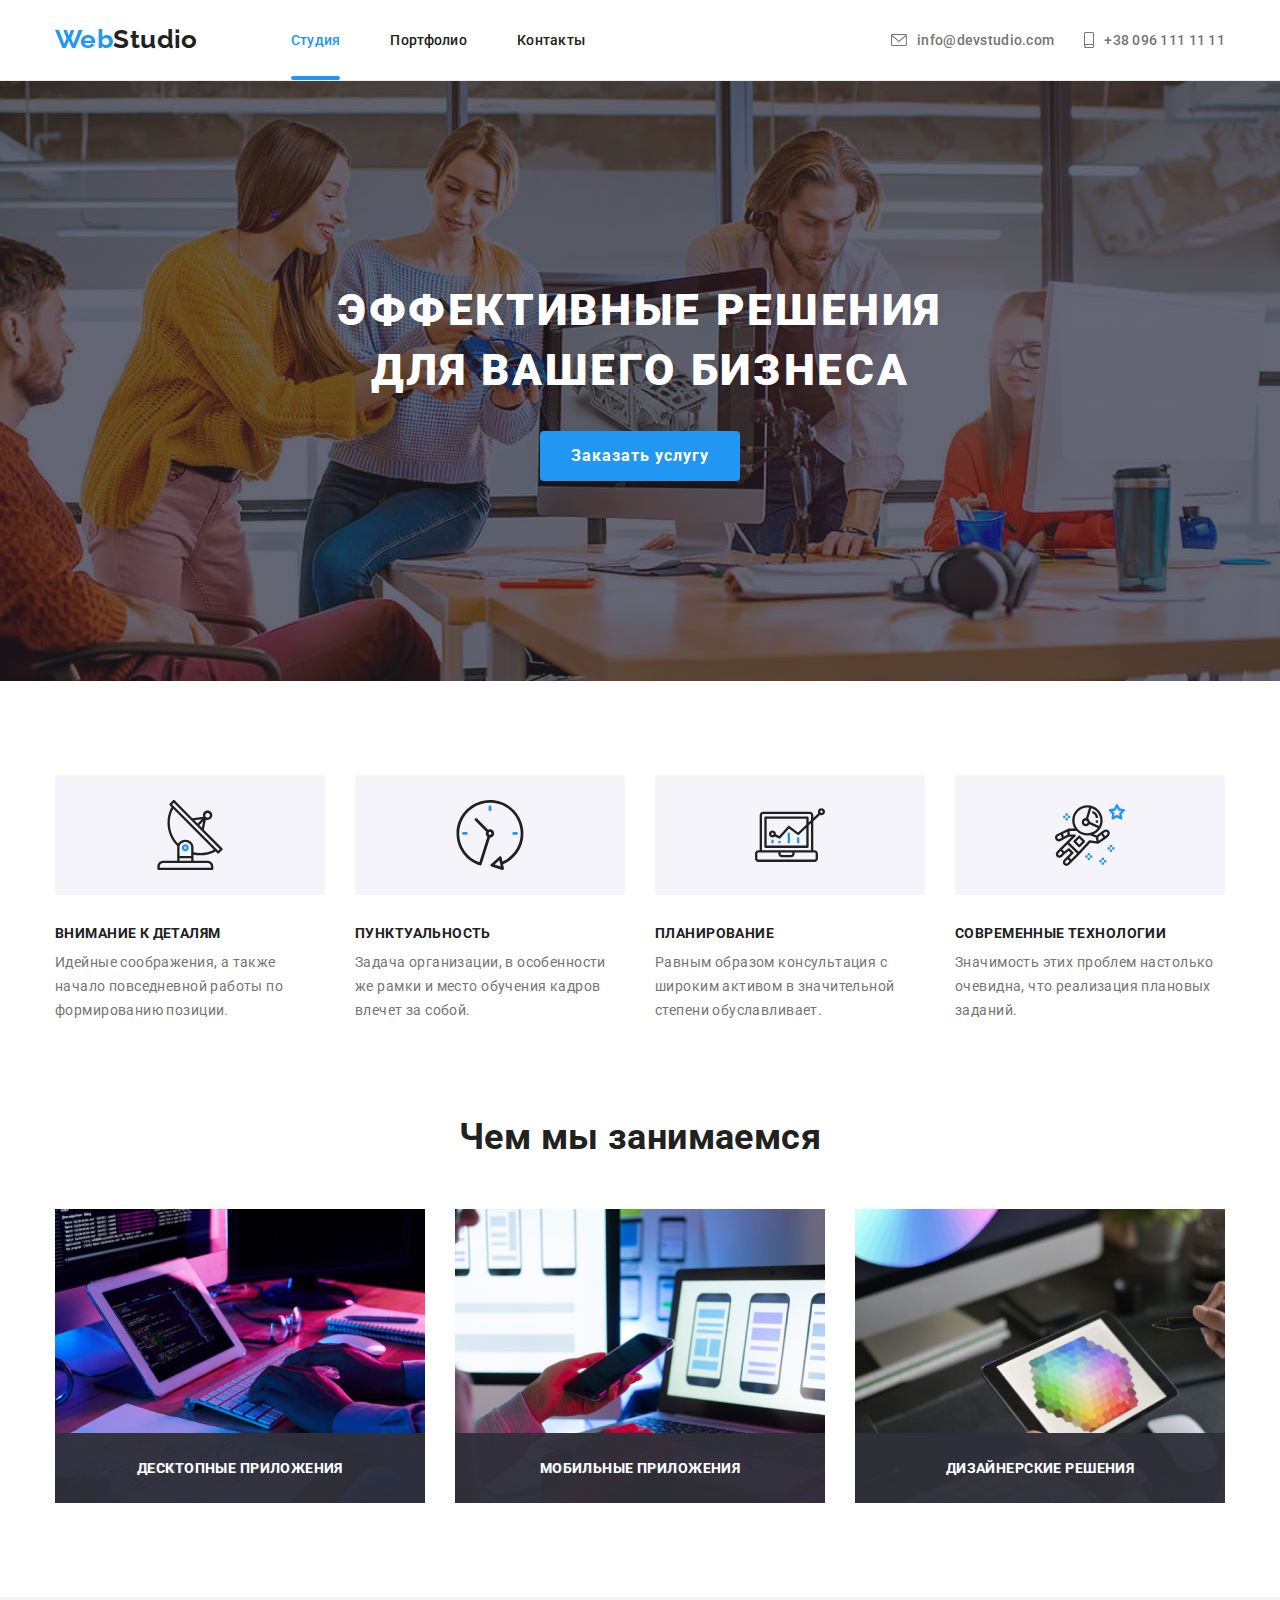
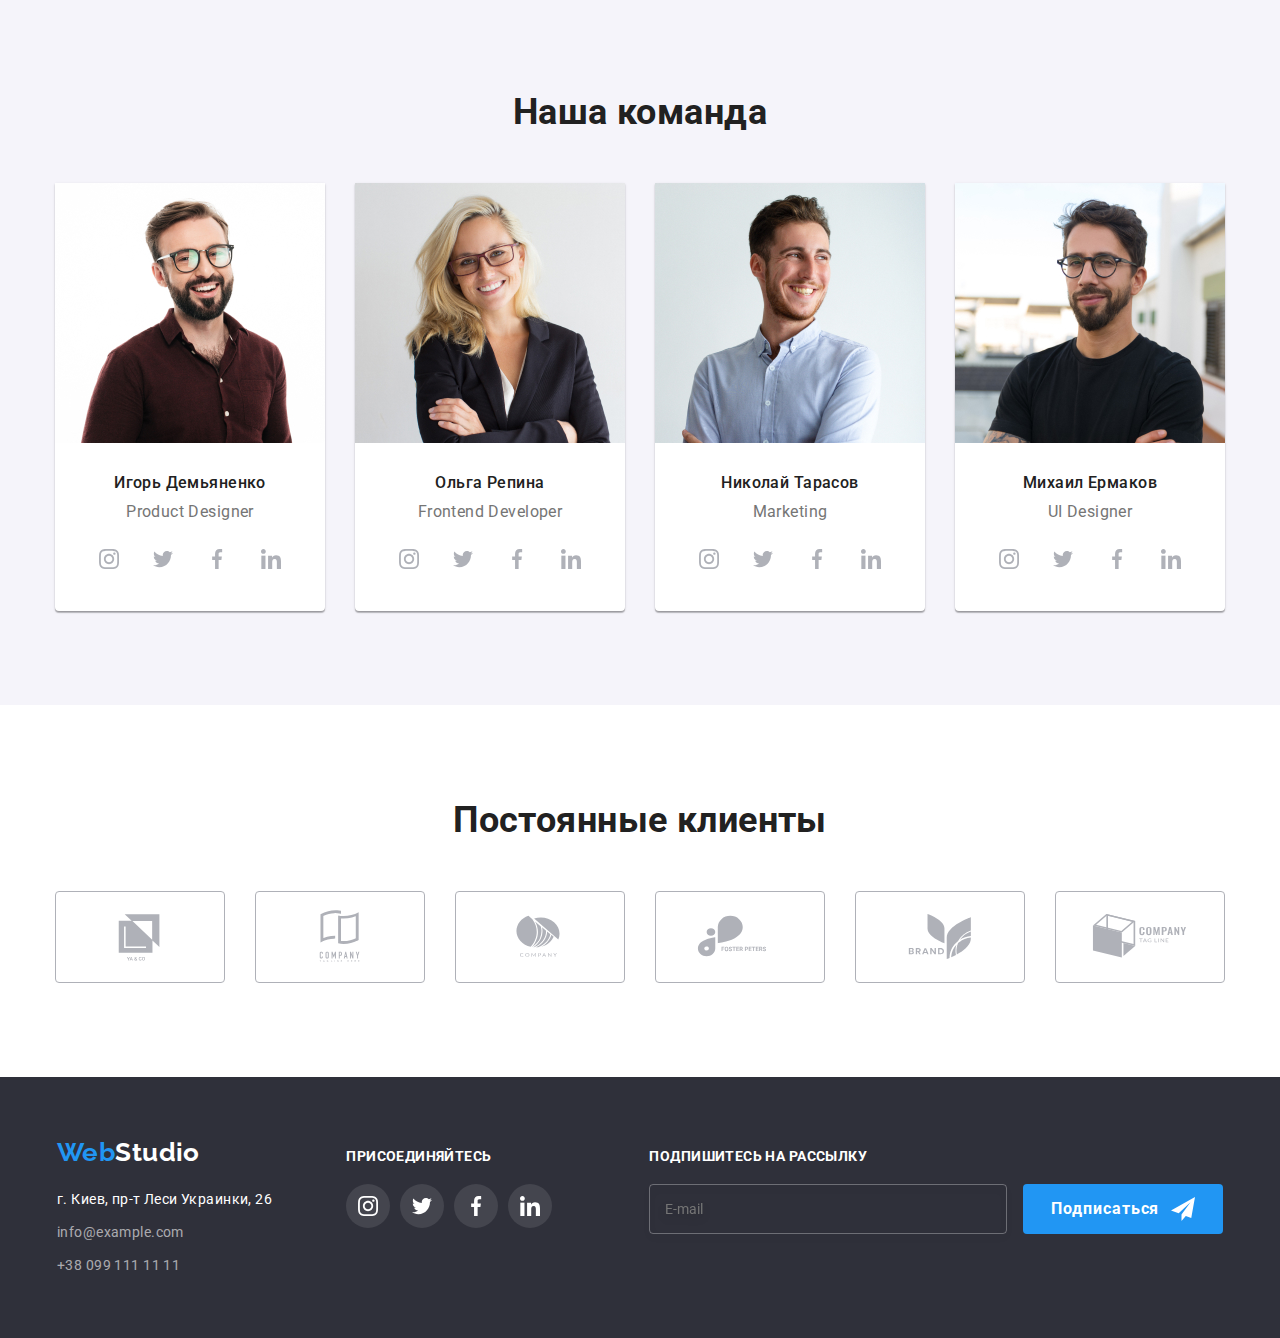
<file: index.html>
<!DOCTYPE html>
<html lang="ru">
<head>
    <meta charset="UTF-8">
    <meta http-equiv="X-UA-Compatible" content="IE=edge">
    <meta name="viewport" content="width=device-width, initial-scale=1.0">
    <title>Студия</title>
    <link rel="stylesheet" href="https://cdnjs.cloudflare.com/ajax/libs/modern-normalize/1.0.0/modern-normalize.min.css">
    <link rel="preconnect" href="https://fonts.gstatic.com">
    <link href="https://fonts.googleapis.com/css2?family=Raleway:wght@700&family=Roboto:wght@400;500;700;900&display=swap"
        rel="stylesheet">
    <link rel="stylesheet" href="./css/main.min.css">
</head>
<body>
    <!-- HEADER -->
    <header class="header">
        <div class="header-box container">
            <nav class="nav">
                <a class="logo link" href="./index.html"><span class="logo_accent"> Web</span>Studio</a>
                <ul class="menu list">
                    <li class="menu__item">
                        <a class="menu__link link active-page" href="./index.html">Студия</a>
                    </li>
                    <li class="menu__item">
                        <a class="menu__link link" href="./portfolio.html">Портфолио</a>
                    </li>
                    <li class="menu__item">
                        <a class="menu__link link" href="#">Контакты</a>
                    </li>
                </ul>
            </nav>
            <ul class="contacts list">
                <li class="contacts__item">
                    <a class="contacts__link link"  href="mailto:info@devstudio.com">
                        <svg class="contacts__icon" width="16" height="12">
                            <use href="./images/sprite.svg#icon-envelope"></use>
                        </svg>
                        info@devstudio.com</a>
                </li>
                <li class="contacts__item">
                    <a class="contacts__link link" href="tel:+380961111111"> 
                        <svg class="contacts__icon" width="10" height="16">
                            <use href="./images/sprite.svg#icon-smartphone"></use>
                        </svg> 
                        +38 096 111 11 11</a>
                </li>
            </ul>
            <!-- mobile-menu-button -->
            <button class="mobile-menu-button" data-menu-button type="button">
                <svg width="40" height="40">
                    <use href="./images/sprite.svg#icon-mobile-menu-open">

                    </use>
                </svg>
            </button>
            <!-- mobile-menu -->
            <div class="mobile-menu" data-menu>
                <button class="mobile-menu__close-button" data-menu-close>
                    <svg width="40" height="40">
                        <use href="./images/sprite.svg#icon-mobile-menu-close"></use>
                    </svg>
                </button>
                <ul class="mobile-menu__nav-list list">
                    <li class="mobile-menu__nav-item">
                        <a class="mobile-menu__nav-link link active-page-mobile" href="./index.html">Студия</a>
                    </li>
                    <li class="mobile-menu__nav-item">
                        <a class="mobile-menu__nav-link link" href="./portfolio.html">Портфолио</a>
                    </li>
                    <li class="mobile-menu__nav-item">
                        <a class="mobile-menu__nav-link link" href="#">Контакты</a>
                    </li>
                </ul>
                <div>
                    <ul class="mobile-menu__contacts-list list">
                        <li class="mobile-menu__contacts-item">
                            <a class="mobile-menu__contacts-link link" href="tel:+380961111111">+38 096 111 11 11</a>
                        </li>
                        <li class="mobile-menu__contacts-item">
                            <a class="mobile-menu__contacts-link link" href="mailto:info@devstudio.com">info@devstudio.com</a>
                        </li>
                    </ul>
                    <ul class="mobile-menu__social-list list">
                        <li class="mobile-menu__social-item">
                            <a class="mobile-menu__social-link link" href="#">Instagram</a>
                        </li>
                        <li class="mobile-menu__social-item">
                            <a class="mobile-menu__social-link link" href="#">Twitter</a>
                        </li>
                        <li class="mobile-menu__social-item">
                            <a class="mobile-menu__social-link link" href="#">Facebook</a>
                        </li>
                        <li class="mobile-menu__social-item">
                            <a class="mobile-menu__social-link link" href="#">LinkedIn</a>
                        </li>
                    </ul>
                </div>
            </div>
        </div>
    </header> 
    <!-- MAIN CONTENT -->
    <main class="main-content">
        <!-- hero --> 
        <section class="hero">
            <div class="hero-box container">
                <h1 class="hero__title">Эффективные решения для вашего бизнеса</h1>
                <button class="hero__button button" type="button" data-modal-open>Заказать услугу</button>
            </div>
        </section>
        <!-- values -->
        <section class="values-section">
            <div class="values-box container">
                <ul class="values list">
                    <li class="values__item">
                        <div class="values__icon-box">
                            <svg class="values__icon" width="70" height="70">
                                <use href="./images/sprite.svg#icon-antenna"></use>
                            </svg >
                        </div>
                        <h3 class="values__title secondary-title">Внимание к деталям</h3>
                        <p class="values__text">Идейные соображения, а также начало повседневной работы по формированию позиции.</p>
                    </li>
                    <li class="values__item">
                        <div class="values__icon-box">
                            <svg class="values__icon" width="70" height="70">
                                <use href="./images/sprite.svg#icon-clock"></use>
                            </svg >
                        </div>
                        <h3 class="values__title secondary-title">Пунктуальность</h3>
                        <p class="values__text">Задача организации, в особенности же рамки и место обучения кадров влечет за собой.</p>
                    </li>
                    <li class="values__item">
                        <div class="values__icon-box">
                            <svg class="values__icon" width="70" height="70">
                                <use href="./images/sprite.svg#icon-diagram"></use>
                            </svg >
                        </div>
                        <h3 class="values__title secondary-title">Планирование</h3>
                        <p class="values__text">Равным образом консультация с широким активом в значительной степени обуславливает.</p>
                    </li>
                    <li class="values__item">
                        <div class="values__icon-box">
                            <svg class="values__icon" width="70" height="70" >
                                <use href="./images/sprite.svg#icon-astronaut"></use>
                            </svg>
                        </div>
                        <h3 class="values__title secondary-title">Современные технологии</h3>
                        <p class="values__text">Значимость этих проблем настолько очевидна, что реализация плановых заданий.</p>
                    </li>
                </ul>
            </div>
        </section>
        <!-- projects -->
        <section class="projects-section">
            <div class="projects-box container">
                <h2 class="section-title">Чем мы занимаемся</h2>
                <ul class="projects list">
                    <li class="projects__item">
                        <picture>
                            <source srcset="./images/main-img/projects/project-1.jpg 1x, ./images/main-img/projects/project-1@2x.jpg 2x"> 
                        <img src="./images/main-img/projects/project-1.jpg" 
                        alt="програмист кодит" width="370" height="294">
                        </picture>
                        <h3 class="projects__title">Десктопные приложения</h3>
                    </li>
                    <li class="projects__item">
                        <picture>
                            <source srcset="./images/main-img/projects/project-2.jpg 1x, ./images/main-img/projects/project-2@2x.jpg 2x">
                            <img src="./images/main-img/projects/project-2.jpg" alt="дизайнер делает макет" width="370" height="294">
                        </picture>
                        
                        <h3 class="projects__title">Мобильные приложения</h3>
                    </li>
                    <li class="projects__item">
                        <picture>
                            <source srcset="./images/main-img/projects/project-3.jpg 1x, ./images/main-img/projects/project-3@2x.jpg 2x">
                            <img src="./images/main-img/projects/project-3.jpg" alt="планшет с палитрой красок" width="370" height="294">
                        </picture>
                        
                        <h3 class="projects__title">Дизайнерские решения</h3>
                    </li>
                </ul>
            </div>
        </section>
        <!-- team -->
        <section class="team-section">
            <div class="team-box container">
                <h2 class="section-title">Наша команда</h2>
                <ul class="team list">
                    <li class="team__item">
                        <picture class="picture">
                            <source srcset="./images/main-img/team/desktop-team-1.jpg 1x, ./images/main-img/team/desktop-team-1@2x.jpg 2x" media="(min-width: 1200px)">
                            <source srcset="./images/main-img/team/tablet-team-1.jpg 1x, ./images/main-img/team/tablet-team-1@2x.jpg 2x" media="(min-width: 768px)">
                            <source srcset="./images/main-img/team/mobile-team-1.jpg 1x, ./images/main-img/team/mobile-team-1@2x.jpg 2x" media="(max-width: 767px)">
                            <img class="team__img" src="./images/main-img/team/mobile-team-1.jpg" alt="Product Designer">
                        </picture>
                        <div class="team__name-box">
                            <h3 class="team__name">Игорь Демьяненко</h3>
                            <p class="team__profession">Product Designer</p>
                            <ul class="social-list list">
                                <li class="social-list__item">
                                    <a href="" class="social-list__link link">
                                        <svg class="social-list__icon" width="20"  height= "20">
                                            <use href="./images/sprite.svg#icon-instagram"> </use>
                                        </svg>
                                    </a>
                                </li>
                                <li class="social-list__item">
                                    <a href="" class="social-list__link link">
                                        <svg class="social-list__icon" width="20"  height= "20">
                                            <use href="./images/sprite.svg#icon-twitter"> </use>
                                        </svg>
                                    </a>
                                </li>
                                <li class="social-list__item">
                                    <a href="" class="social-list__link link">
                                        <svg class="social-list__icon" width="20"  height= "20">
                                            <use href="./images/sprite.svg#icon-facebook"> </use>
                                        </svg>
                                    </a>
                                </li>
                                <li class="social-list__item">
                                    <a href="" class="social-list__link link">
                                        <svg class="social-list__icon" width="20"  height= "20">
                                            <use href="./images/sprite.svg#icon-linkedin"> </use>
                                        </svg>
                                    </a>
                                </li>
                            </ul>
                        </div>
                    </li>
                    <li class="team__item">
                        <picture class="picture">
                            <source srcset="./images/main-img/team/desktop-team-2.jpg 1x, ./images/main-img/team/desktop-team-2@2x.jpg 2x"
                                media="(min-width: 1200px)">
                            <source srcset="./images/main-img/team/tablet-team-2.jpg 1x, ./images/main-img/team/tablet-team-2@2x.jpg 2x"
                                media="(min-width: 768px)">
                            <source srcset="./images/main-img/team/mobile-team-2.jpg 1x, ./images/main-img/team/mobile-team-2@2x.jpg 2x"
                                media="(max-width: 767px)">
                            <img class="team__img" src="./images/main-img/team/mobile-team-2.jpg" alt="Frontend Developer">
                        </picture>
                        
                        <div class="team__name-box">
                            <h3 class="team__name">Ольга Репина</h3>
                            <p class="team__profession">Frontend Developer</p>
                            <ul class="social-list list">
                                <li class="social-list__item">
                                    <a href="" class="social-list__link link">
                                        <svg class="social-list__icon" width="20" height="20">
                                            <use href="./images/sprite.svg#icon-instagram"> </use>
                                        </svg>
                                    </a>
                                </li>
                                <li class="social-list__item">
                                    <a href="" class="social-list__link link">
                                        <svg class="social-list__icon" width="20" height="20">
                                            <use href="./images/sprite.svg#icon-twitter"> </use>
                                        </svg>
                                    </a>
                                </li>
                                <li class="social-list__item">
                                    <a href="" class="social-list__link link">
                                        <svg class="social-list__icon" width="20" height="20">
                                            <use href="./images/sprite.svg#icon-facebook"> </use>
                                        </svg>
                                    </a>
                                </li>
                                <li class="social-list__item">
                                    <a href="" class="social-list__link link">
                                        <svg class="social-list__icon" width="20" height="20">
                                            <use href="./images/sprite.svg#icon-linkedin"> </use>
                                        </svg>
                                    </a>
                                </li>
                            </ul>
                        </div>
                    </li>
                    <li class="team__item">
                        <picture class="picture">
                            <source srcset="./images/main-img/team/desktop-team-3.jpg 1x, ./images/main-img/team/desktop-team-3@2x.jpg 2x"
                                media="(min-width: 1200px)">
                            <source srcset="./images/main-img/team/tablet-team-3.jpg 1x, ./images/main-img/team/tablet-team-3@2x.jpg 2x"
                                media="(min-width: 768px)">
                            <source srcset="./images/main-img/team/mobile-team-3.jpg 1x, ./images/main-img/team/mobile-team-3@2x.jpg 2x"
                                media="(max-width: 767px)">
                            <img class="team__img" src="./images/main-img/team/mobile-team-3.jpg" alt="Marketing">
                        </picture>
                        
                        <div class="team__name-box">
                            <h3 class="team__name">Николай Тарасов</h3>
                            <p class="team__profession">Marketing</p>
                            <ul class="social-list list">
                                <li class="social-list__item">
                                    <a href="" class="social-list__link link">
                                        <svg class="social-list__icon" width="20" height="20">
                                            <use href="./images/sprite.svg#icon-instagram"> </use>
                                        </svg>
                                    </a>
                                </li>
                                <li class="social-list__item">
                                    <a href="" class="social-list__link link">
                                        <svg class="social-list__icon" width="20" height="20">
                                            <use href="./images/sprite.svg#icon-twitter"> </use>
                                        </svg>
                                    </a>
                                </li>
                                <li class="social-list__item">
                                    <a href="" class="social-list__link link">
                                        <svg class="social-list__icon" width="20" height="20">
                                            <use href="./images/sprite.svg#icon-facebook"> </use>
                                        </svg>
                                    </a>
                                </li>
                                <li class="social-list__item">
                                    <a href="" class="social-list__link link">
                                        <svg class="social-list__icon" width="20" height="20">
                                            <use href="./images/sprite.svg#icon-linkedin"> </use>
                                        </svg>
                                    </a>
                                </li>
                            </ul>
                        </div>
                    </li>
                    <li class="team__item">
                        <picture class="picture">
                            <source srcset="./images/main-img/team/desktop-team-4.jpg 1x, ./images/main-img/team/desktop-team-4@2x.jpg 2x"
                                media="(min-width: 1200px)">
                            <source srcset="./images/main-img/team/tablet-team-4.jpg 1x, ./images/main-img/team/tablet-team-4@2x.jpg 2x"
                                media="(min-width: 768px)">
                            <source srcset="./images/main-img/team/mobile-team-4.jpg 1x, ./images/main-img/team/mobile-team-4@2x.jpg 2x"
                                media="(max-width: 767px)">
                            <img class="team__img" src="./images/main-img/team/mobile-team-4.jpg" alt="UI Designer"alt="Marketing">
                        </picture>
                        <div class="team__name-box">
                            <h3 class="team__name">Михаил Ермаков</h3>
                            <p class="team__profession">UI Designer</p>
                            <ul class="social-list list">
                                <li class="social-list__item">
                                    <a href="" class="social-list__link link">
                                        <svg class="social-list__icon" width="20" height="20">
                                            <use href="./images/sprite.svg#icon-instagram"> </use>
                                        </svg>
                                    </a>
                                </li>
                                <li class="social-list__item">
                                    <a href="" class="social-list__link link">
                                        <svg class="social-list__icon" width="20" height="20">
                                            <use href="./images/sprite.svg#icon-twitter"> </use>
                                        </svg>
                                    </a>
                                </li>
                                <li class="social-list__item">
                                    <a href="" class="social-list__link link">
                                        <svg class="social-list__icon" width="20" height="20">
                                            <use href="./images/sprite.svg#icon-facebook"> </use>
                                        </svg>
                                    </a>
                                </li>
                                <li class="social-list__item">
                                    <a href="" class="social-list__link link">
                                        <svg class="social-list__icon" width="20" height="20">
                                            <use href="./images/sprite.svg#icon-linkedin"> </use>
                                        </svg>
                                    </a>
                                </li>
                            </ul>
                        </div>
                    </li>
                </ul>
            </div>
        </section>
        <!-- clients -->
        <section class="clients-section">
            <div class="clients-box container">
                <h2 class="section-title">Постоянные клиенты</h2>
                <ul class="clients list">
                    <li class="clients__item">
                        <a href="" class="clients__link link">
                            <svg class="clients__icon">
                                <use href="./images/sprite.svg#icon-Logo-1"></use>
                            </svg>
                        </a>
                    </li>
                    <li class="clients__item">
                        <a href="" class="clients__link link">
                            <svg class="clients__icon">
                                <use href="./images/sprite.svg#icon-Logo-2"></use>
                            </svg>
                        </a>
                    </li>
                    <li class="clients__item">
                        <a href="" class="clients__link link">
                            <svg class="clients__icon">
                                <use href="./images/sprite.svg#icon-Logo-3"></use>
                            </svg>
                        </a>
                    </li>
                    <li class="clients__item">
                        <a href="" class="clients__link link">
                            <svg class="clients__icon">
                                <use href="./images/sprite.svg#icon-Logo-4"></use>
                            </svg>
                        </a>
                    </li>
                    <li class="clients__item">
                        <a href="" class="clients__link link">
                            <svg class="clients__icon">
                                <use href="./images/sprite.svg#icon-Logo-5"></use>
                            </svg>
                        </a>
                    </li>
                    <li class="clients__item">
                        <a href="" class="clients__link link">
                            <svg class="clients__icon">
                                <use href="./images/sprite.svg#icon-Logo-6"></use>
                            </svg>
                        </a>
                    </li>
                </ul>

            </div>
        </section>
    </main>
    <!-- FOOTER -->
    <footer class="footer">
        <div class="footer-box container">
            <div class="footer__contacts">
                <a class="logo footer__logo link" href="./index.html"><span class="logo_accent"> Web</span>Studio</a>
                <address class="footer__address">
                    <p class="footer__real-address"> г. Киев, пр-т Леси Украинки, 26 </p>
                    <a class="footer__mail link" href="mailto:info@example.com">info@example.com </a>
                    <a class="footer__tel link" href="tel:+380991111111">+38 099 111 11 11 </a>
                </address>
            </div>
            <div class="footer__join">
                <h3 class="footer__title secondary-title">присоединяйтесь</h3>
                <ul class="footer__social-list list">
                    <li class="social-list__item">
                        <a href="" class="social-list__link footer__social-link  link">
                            <svg class="social-list__icon footer__social-icon" width="20" height="20">
                                <use href="./images/sprite.svg#icon-instagram"> </use>
                            </svg>
                        </a>
                    </li>
                    <li class="social-list__item">
                        <a href="" class="social-list__link footer__social-link  link">
                            <svg class="social-list__icon footer__social-icon" width="20" height="20">
                                <use href="./images/sprite.svg#icon-twitter"> </use>
                            </svg>
                        </a>
                    </li>
                    <li class="social-list__item">
                        <a href="" class="social-list__link footer__social-link  link">
                            <svg class="social-list__icon footer__social-icon" width="20" height="20">
                                <use href="./images/sprite.svg#icon-facebook"> </use>
                            </svg>
                        </a>
                    </li>
                    <li class="social-list__item">
                        <a href="" class="social-list__link footer__social-link link">
                            <svg class="social-list__icon footer__social-icon" width="20" height="20">
                                <use href="./images/sprite.svg#icon-linkedin"> </use>
                            </svg>
                        </a>
                    </li>
                </ul>
            </div>
            <div class="subscribe">
                <h3 class="footer__title secondary-title">Подпишитесь на рассылку</h3>
                <form action="" class="subscribe-form">
                    <label class="subscribe__lable">
                        <input class="subscribe__field" type="email" name="user-email" placeholder="E-mail">
                    </label>
                    <button class="subscribe__button button" type="submit">Подписаться</button>
                </form>
            </div>
        </div>
    </footer>
    <!-- MODAL WINDOW -->
    <div class="backdrop is-hidden" data-modal>
        <div class="modal-window">
            <button class="close-button" type="button" data-modal-close>
                <svg width="18" height="18">
                    <use href="./images/sprite.svg#icon-close-button" ></use>
                </svg>
            </button>
            <form class="modal">
                <p class="modal__title">Оставьте свои данные, мы вам перезвоним</p>
                <label class="modal__field"> Имя
                    <span class="modal__input-wrapper">
                        <input class="modal__input" type="text" name="user-name" minlength="2" required>
                        <svg class="modal__icon" width="18" height="18">
                            <use href="./images/sprite.svg#icon-person-black"></use>
                        </svg>
                    </span>
                </label>
                <label class="modal__field"> Телефон
                    <span class="modal__input-wrapper">
                        <input class="modal__input" type="tel" name="user-tel" required maxlength="13">
                        <svg class="modal__icon" width="18" height="18">
                            <use href="./images/sprite.svg#icon-phone-black"></use>
                        </svg>
                    </span>
                </label>
                <label class="modal__field"> Почта
                    <span class="modal__input-wrapper">
                        <input class="modal__input" type="email" name="user-email" required>
                        <svg class="modal__icon" width="18" height="18">
                            <use href="./images/sprite.svg#icon-email-black"></use>
                        </svg>
                    </span>
                </label>
                <label class="modal__field"> Комментарий
                    <textarea class="modal__message" name="user-message"  placeholder="Введите текст"></textarea>
                </label>
                <div class="checkbox">
                    <input type="checkbox" name="user-policy" id="checkbox" required class="checkbox__imput visually-hidden">
                    <label for="checkbox" class="checkbox__policy">Соглашаюсь с рассылкой и принимаю <a class="checkbox__link" href="">Условия договора</a></label>
                </div>

                <button class="modal__button button" type="submit">Отправить</button>
            </form>
        </div>
    </div>
    <script src="./js/modal.js"></script>
    <script src="./js/mobile-menu.js"></script>
</body>
</html>
</file>
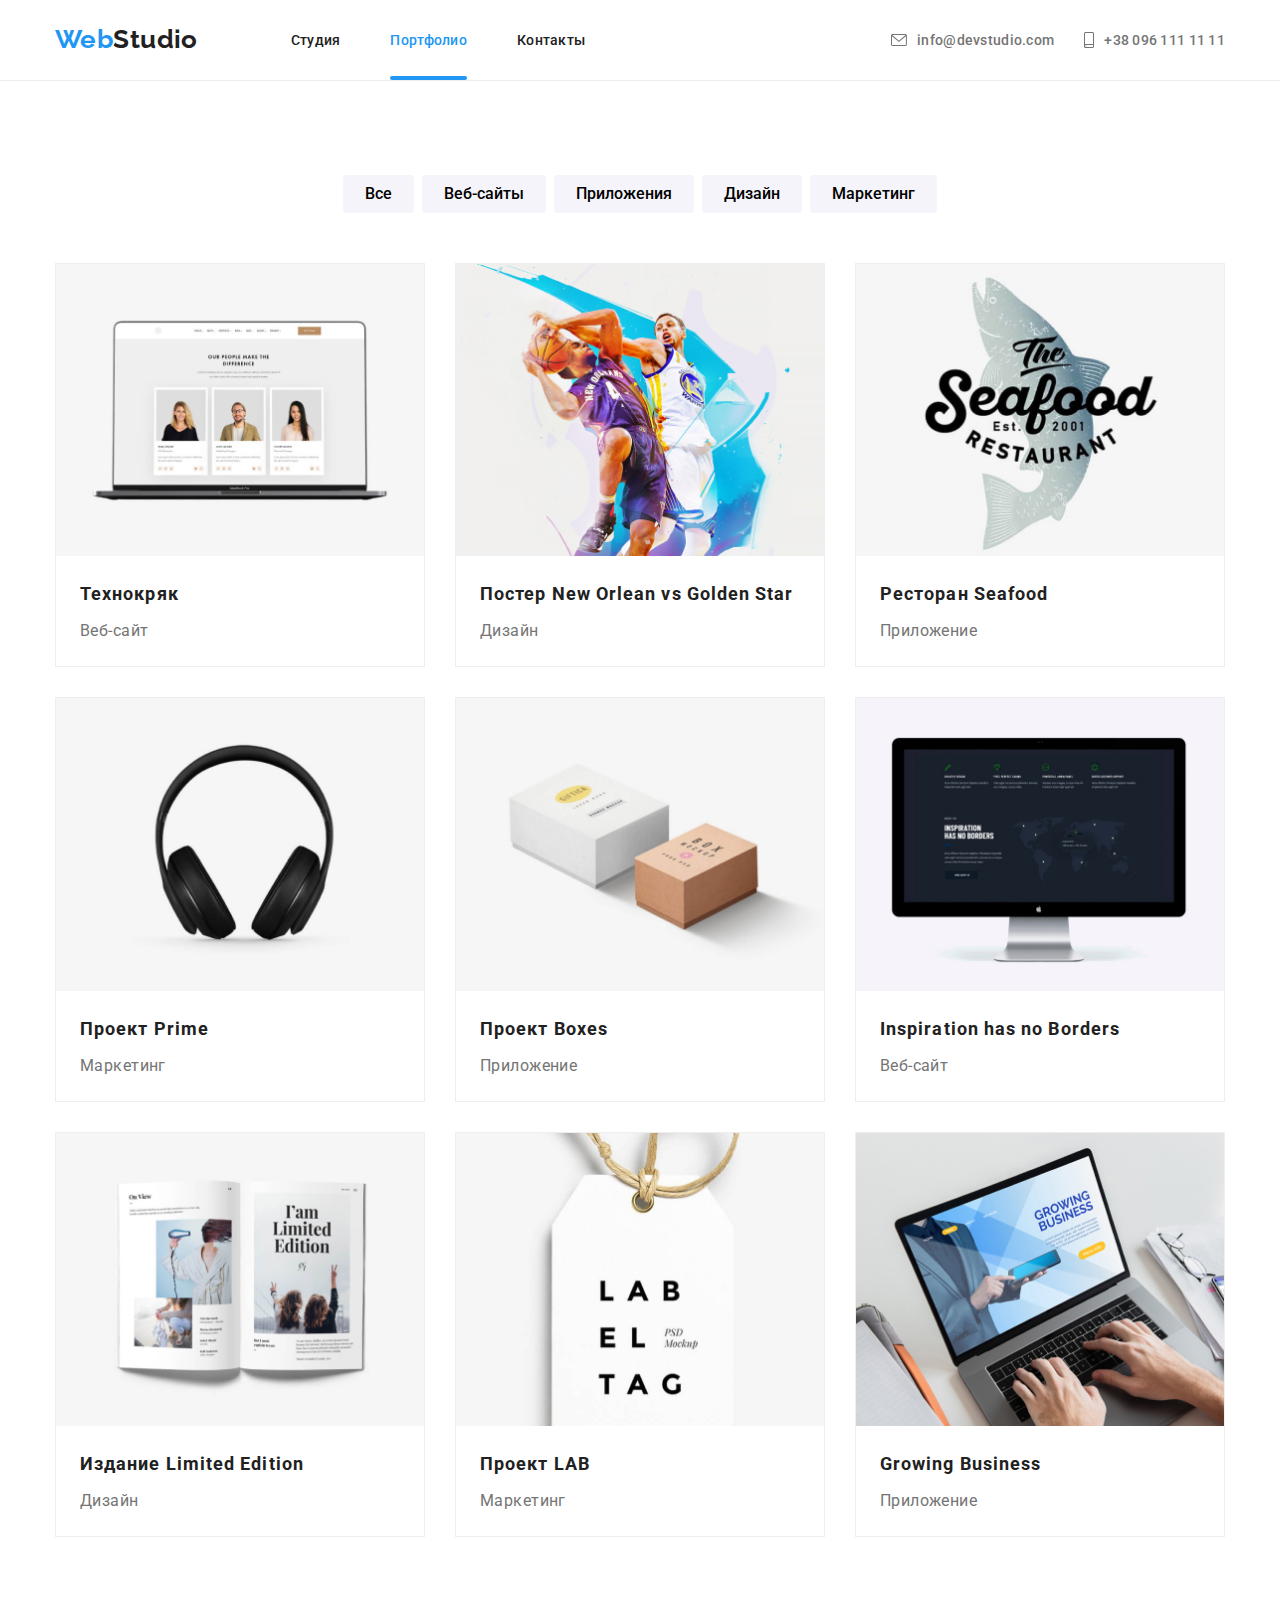
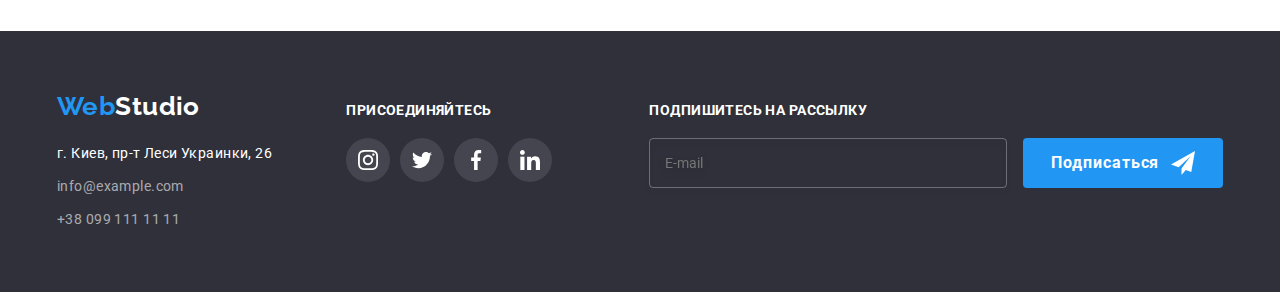
<file: portfolio.html>
<!DOCTYPE html>
<html lang="ru">
<head>
    <meta charset="UTF-8">
    <meta http-equiv="X-UA-Compatible" content="IE=edge">
    <meta name="viewport" content="width=device-width, initial-scale=1.0">
    <title>Portfolio</title>
    <link rel="stylesheet" href="https://cdnjs.cloudflare.com/ajax/libs/modern-normalize/1.0.0/modern-normalize.min.css">
    <link rel="preconnect" href="https://fonts.gstatic.com">
    <link href="https://fonts.googleapis.com/css2?family=Raleway:wght@700&family=Roboto:wght@400;500;700;900&display=swap"
        rel="stylesheet">
    <link rel="stylesheet" href="./css/main.min.css">
</head>
<body>
    <!--HEADER-->
    <header class="header">
        <div class="header-box container">
            <nav class="nav">
                <a class="logo link" href="./index.html"><span class="logo_accent"> Web</span>Studio</a>
                <ul class="menu list">
                    <li class="menu__item">
                        <a class="menu__link link" href="./index.html">Студия</a>
                    </li>
                    <li class="menu__item">
                        <a class="menu__link link active-page" href="./portfolio.html">Портфолио</a>
                    </li>
                    <li class="menu__item">
                        <a class="menu__link link" href="#">Контакты</a>
                    </li>
                </ul>
            </nav>
            <ul class="contacts list">
                <li class="contacts__item">
                    <a class="contacts__link link" href="mailto:info@devstudio.com">
                        <svg class="contacts__icon" width="16" height="12">
                            <use href="./images/sprite.svg#icon-envelope"></use>
                        </svg>
                        info@devstudio.com</a>
                </li>
                <li class="contacts__item">
                    <a class="contacts__link link" href="tel:+380961111111">
                        <svg class="contacts__icon" width="10" height="16">
                            <use href="./images/sprite.svg#icon-smartphone"></use>
                        </svg>
                        +38 096 111 11 11</a>
                </li>
            </ul>
            <!-- mobile-menu-button -->
            <button class="mobile-menu-button" data-menu-button type="button">
                <svg width="40" height="40">
                    <use href="./images/sprite.svg#icon-mobile-menu-open">
    
                    </use>
                </svg>
            </button>
            <!-- mobile-menu -->
            <div class="mobile-menu" data-menu>
                <button class="mobile-menu__close-button" data-menu-close>
                    <svg width="40" height="40">
                        <use href="./images/sprite.svg#icon-mobile-menu-close"></use>
                    </svg>
                </button>
                <ul class="mobile-menu__nav-list list">
                    <li class="mobile-menu__nav-item">
                        <a class="mobile-menu__nav-link link" href="./index.html">Студия</a>
                    </li>
                    <li class="mobile-menu__nav-item">
                        <a class="mobile-menu__nav-link link active-page-mobile" href="./portfolio.html">Портфолио</a>
                    </li>
                    <li class="mobile-menu__nav-item">
                        <a class="mobile-menu__nav-link link" href="#">Контакты</a>
                    </li>
                </ul>
                <div>
                    <ul class="mobile-menu__contacts-list list">
                        <li class="mobile-menu__contacts-item">
                            <a class="mobile-menu__contacts-link link" href="tel:+380961111111">+38 096 111 11 11</a>
                        </li>
                        <li class="mobile-menu__contacts-item">
                            <a class="mobile-menu__contacts-link link"
                                href="mailto:info@devstudio.com">info@devstudio.com</a>
                        </li>
                    </ul>
                    <ul class="mobile-menu__social-list list">
                        <li class="mobile-menu__social-item">
                            <a class="mobile-menu__social-link link" href="#">Instagram</a>
                        </li>
                        <li class="mobile-menu__social-item">
                            <a class="mobile-menu__social-link link" href="#">Twitter</a>
                        </li>
                        <li class="mobile-menu__social-item">
                            <a class="mobile-menu__social-link link" href="#">Facebook</a>
                        </li>
                        <li class="mobile-menu__social-item">
                            <a class="mobile-menu__social-link link" href="#">LinkedIn</a>
                        </li>
                    </ul>
                </div>
            </div>
        </div>
    </header>
    <!--MAIN CONTENT-->
    <main class="portfolio-main">
        <!-- <h1>Портфолио</h1> -->
        <section class="section-gallery">
            <div class="container">
                <ul class="filter list">
                    <li class="filter__item">
                        <button class="filter__button" type="button">Все</button></li>
                    <li class="filter__item">
                        <button class="filter__button" type="button">Веб-сайты</button>
                    </li>
                    <li class="filter__item">
                        <button class="filter__button" type="button">Приложения</button>
                    </li>
                    <li class="filter__item">
                        <button class="filter__button" type="button">Дизайн</button
                        ></li>
                    <li class="filter__item">
                        <button class="filter__button" type="button">Маркетинг</button>
                    </li>
                </ul> 
                <ul class="gallery list">
                    <li class="gallery__item"> 
                        <a class="gallery__link link" href="">
                            <div class="overlay">
                                <picture class="gallery__picture">
                                    <source srcset="./images/portfolio-img/desktop-gallery-img-1.jpg 1x, ./images/portfolio-img/desktop-gallery-img-1@2x.jpg 2x"
                                        media="(min-width: 1200px)">
                                    <source srcset="./images/portfolio-img/tablet-gallery-img-1.jpg 1x, ./images/portfolio-img/tablet-gallery-img-1@2x.jpg 2x"
                                        media="(min-width: 768px)">

                                    <source srcset="./images/portfolio-img/mobile-gallery-img-1.jpg 1x, ./images/portfolio-img/mobile-gallery-img-1@2x.jpg 2x"
                                        media="(max-width: 767px)">

                                    <img src="./images/portfolio-img/mobile-gallery-img-1.jpg" alt="Ноутбук">
                                </picture>
                                
                                <p class="overlay__text">Технокряк это современная площадка распространения коронавируса. Компании используют эту платформу для цифрового шпионажа и атак на защищённые сервера конкурентов.</p>
                            </div>
                            <div class="gallery__item-box">
                                <h2 class="gallery__title">Технокряк</h2>
                                <p class="gallery__text">Веб-сайт</p>
                            </div>
                        </a>
                    </li>
                    <li  class="gallery__item">
                        <a class="gallery__link link" href="">
                            <div class="overlay">
                                <picture class="gallery__picture">
                                    <source
                                        srcset="./images/portfolio-img/desktop-gallery-img-2.jpg 1x, ./images/portfolio-img/desktop-gallery-img-2@2x.jpg 2x"
                                        media="(min-width: 1200px)">
                                    <source
                                        srcset="./images/portfolio-img/tablet-gallery-img-2.jpg 1x, ./images/portfolio-img/tablet-gallery-img-2@2x.jpg 2x"
                                        media="(min-width: 768px)">
                                    <source
                                        srcset="./images/portfolio-img/mobile-gallery-img-2.jpg 1x, ./images/portfolio-img/mobile-gallery-img-2@2x.jpg 2x"
                                        media="(max-width: 767px)">
                                
                                    <img src="./images/portfolio-img/mobile-gallery-img-2.jpg"  alt="Игра в баскетбол">
                                </picture>
                                <p class="overlay__text">Технокряк это современная площадка распространения коронавируса. Компании используют эту платформу для цифрового шпионажа и атак на защищённые сервера конкурентов.</p>
                            </div>
                            <div class="gallery__item-box">
                                <h2 class="gallery__title">Постер New Orlean vs Golden Star</h2>
                                <p class="gallery__text">Дизайн</p>
                            </div>
                        </a>
                    </li>
                    <li  class="gallery__item">
                        <a class="gallery__link link " href="">
                            <div class="overlay">
                                <picture class="gallery__picture">
                                    <source
                                        srcset="./images/portfolio-img/desktop-gallery-img-3.jpg 1x, ./images/portfolio-img/desktop-gallery-img-3@2x.jpg 2x"
                                        media="(min-width: 1200px)">
                                    <source
                                        srcset="./images/portfolio-img/tablet-gallery-img-3.jpg 1x, ./images/portfolio-img/tablet-gallery-img-3@2x.jpg 2x"
                                        media="(min-width: 768px)">
                                    <source
                                        srcset="./images/portfolio-img/mobile-gallery-img-3.jpg 1x, ./images/portfolio-img/mobile-gallery-img-3@2x.jpg 2x"
                                        media="(max-width: 767px)">
                                
                                    <img src="./images/portfolio-img/mobile-gallery-img-3.jpg" alt="Логотип ресторана">
                                </picture>
                                <p class="overlay__text">Технокряк это современная площадка распространения коронавируса. Компании используют эту платформу для цифрового шпионажа и атак на защищённые сервера конкурентов.</p>
                            </div>
                            <div class="gallery__item-box">
                                <h2 class="gallery__title">Ресторан Seafood</h2>
                                <p class="gallery__text">Приложение</p>
                            </div>
                        </a>
                    </li>
                    <li  class="gallery__item">
                        <a class="gallery__link link" href="">
                            <div class="overlay">
                                <picture class="gallery__picture">
                                    <source
                                        srcset="./images/portfolio-img/desktop-gallery-img-4.jpg 1x, ./images/portfolio-img/desktop-gallery-img-4@2x.jpg 2x"
                                        media="(min-width: 1200px)">
                                    <source
                                        srcset="./images/portfolio-img/tablet-gallery-img-4.jpg 1x, ./images/portfolio-img/tablet-gallery-img-4@2x.jpg 2x"
                                        media="(min-width: 768px)">
                                    <source
                                        srcset="./images/portfolio-img/mobile-gallery-img-4.jpg 1x, ./images/portfolio-img/mobile-gallery-img-4@2x.jpg 2x"
                                        media="(max-width: 767px)">
                                
                                    <img src="./images/portfolio-img/mobile-gallery-img-4.jpg" alt="Наушники">
                                </picture>
                                <p class="overlay__text">Технокряк это современная площадка распространения коронавируса. Компании используют эту платформу для цифрового шпионажа и атак на защищённые сервера конкурентов.</p>
                            </div>
                            <div class="gallery__item-box">
                                <h2 class="gallery__title">Проект Prime</h2>
                                <p class="gallery__text">Маркетинг</p>
                            </div>
                        </a>
                    </li>
                    <li  class="gallery__item">
                        <a class="gallery__link link" href="">
                            <div class="overlay">
                                <picture class="gallery__picture">
                                    <source
                                        srcset="./images/portfolio-img/desktop-gallery-img-5.jpg 1x, ./images/portfolio-img/desktop-gallery-img-5@2x.jpg 2x"
                                        media="(min-width: 1200px)">
                                    <source
                                        srcset="./images/portfolio-img/tablet-gallery-img-5.jpg 1x, ./images/portfolio-img/tablet-gallery-img-5@2x.jpg 2x"
                                        media="(min-width: 768px)">
                                    <source
                                        srcset="./images/portfolio-img/mobile-gallery-img-5.jpg 1x, ./images/portfolio-img/mobile-gallery-img-5@2x.jpg 2x"
                                        media="(max-width: 767px)">
                                
                                    <img src="./images/portfolio-img/mobile-gallery-img-5.jpg" alt="Коробки">
                                </picture>
                                
                                <p class="overlay__text">Технокряк это современная площадка распространения коронавируса. Компании используют эту платформу для цифрового шпионажа и атак на защищённые сервера конкурентов.</p>
                            </div>
                            <div class="gallery__item-box">
                                <h2 class="gallery__title">Проект Boxes</h2>
                                <p class="gallery__text">Приложение</p>
                            </div>
                        </a>
                    </li>
                    <li  class="gallery__item">
                        <a class="gallery__link link" href="">
                            <div class="overlay">
                                <picture class="gallery__picture">
                                    <source
                                        srcset="./images/portfolio-img/desktop-gallery-img-6.jpg 1x, ./images/portfolio-img/desktop-gallery-img-6@2x.jpg 2x"
                                        media="(min-width: 1200px)">
                                    <source
                                        srcset="./images/portfolio-img/tablet-gallery-img-6.jpg 1x, ./images/portfolio-img/tablet-gallery-img-6@2x.jpg 2x"
                                        media="(min-width: 768px)">
                                    <source
                                        srcset="./images/portfolio-img/mobile-gallery-img-6.jpg 1x, ./images/portfolio-img/mobile-gallery-img-6@2x.jpg 2x"
                                        media="(max-width: 767px)">
                                
                                    <img src="./images/portfolio-img/mobile-gallery-img-6.jpg" alt="Монитор">
                                </picture>
                                <p class="overlay__text">Технокряк это современная площадка распространения коронавируса. Компании используют эту платформу для цифрового шпионажа и атак на защищённые сервера конкурентов.</p>
                            </div>
                            <div class="gallery__item-box">
                                <h2 class="gallery__title">Inspiration has no Borders</h2>
                                <p class="gallery__text">Веб-сайт</p>
                            </div>
                        </a>
                    </li>
                    <li  class="gallery__item">
                        <a class="gallery__link link" href="">
                            <div class="overlay">
                                <picture class="gallery__picture">
                                    <source
                                        srcset="./images/portfolio-img/desktop-gallery-img-7.jpg 1x, ./images/portfolio-img/desktop-gallery-img-7@2x.jpg 2x"
                                        media="(min-width: 1200px)">
                                    <source
                                        srcset="./images/portfolio-img/tablet-gallery-img-7.jpg 1x, ./images/portfolio-img/tablet-gallery-img-7@2x.jpg 2x"
                                        media="(min-width: 768px)">
                                    <source
                                        srcset="./images/portfolio-img/mobile-gallery-img-7.jpg 1x, ./images/portfolio-img/mobile-gallery-img-7@2x.jpg 2x"
                                        media="(max-width: 767px)">
                                
                                    <img src="./images/portfolio-img/mobile-gallery-img-7.jpg" alt="Книга">
                                </picture>
                                <p class="overlay__text">Технокряк это современная площадка распространения коронавируса. Компании используют эту платформу для цифрового шпионажа и атак на защищённые сервера конкурентов.</p>
                            </div>
                            <div class="gallery__item-box">
                                <h2 class="gallery__title">Издание Limited Edition</h2>
                                <p class="gallery__text">Дизайн</p>
                            </div>
                        </a>
                    </li>
                    <li  class="gallery__item">
                        <a class="gallery__link link" href="">
                            <div class="overlay">
                                <picture class="gallery__picture">
                                    <source
                                        srcset="./images/portfolio-img/desktop-gallery-img-8.jpg 1x, ./images/portfolio-img/desktop-gallery-img-8@2x.jpg 2x"
                                        media="(min-width: 1200px)">
                                    <source
                                        srcset="./images/portfolio-img/tablet-gallery-img-8.jpg 1x, ./images/portfolio-img/tablet-gallery-img-8@2x.jpg 2x"
                                        media="(min-width: 768px)">
                                    <source
                                        srcset="./images/portfolio-img/mobile-gallery-img-8.jpg 1x, ./images/portfolio-img/mobile-gallery-img-8@2x.jpg 2x"
                                        media="(max-width: 767px)">
                                
                                    <img src="./images/portfolio-img/mobile-gallery-img-8.jpg" alt="Бирка">
                                </picture>
                                <p class="overlay__text">Технокряк это современная площадка распространения коронавируса. Компании используют эту платформу для цифрового шпионажа и атак на защищённые сервера конкурентов.</p>
                            </div>
                            <div class="gallery__item-box">
                                <h2 class="gallery__title">Проект LAB</h2>
                                <p class="gallery__text">Маркетинг</p>
                            </div>
                        </a>
                    </li>
                    <li  class="gallery__item">
                        <a class="gallery__link link" href="">
                            <div class="overlay">
                                <picture class="gallery__picture">
                                    <source
                                        srcset="./images/portfolio-img/desktop-gallery-img-9.jpg 1x, ./images/portfolio-img/desktop-gallery-img-9@2x.jpg 2x"
                                        media="(min-width: 1200px)">
                                    <source
                                        srcset="./images/portfolio-img/tablet-gallery-img-9.jpg 1x, ./images/portfolio-img/tablet-gallery-img-9@2x.jpg 2x"
                                        media="(min-width: 768px)">
                                    <source
                                        srcset="./images/portfolio-img/mobile-gallery-img-9.jpg 1x, ./images/portfolio-img/mobile-gallery-img-9@2x.jpg 2x"
                                        media="(max-width: 767px)">
                                
                                    <img src="./images/portfolio-img/mobile-gallery-img-9.jpg" alt="Работа за ноутбуком">
                                </picture>
                                <p class="overlay__text">Технокряк это современная площадка распространения коронавируса. Компании используют эту платформу для цифрового шпионажа и атак на защищённые сервера конкурентов.</p>
                            </div>
                            <div class="gallery__item-box"><h2 class="gallery__title">Growing Business</h2>
                            <p class="gallery__text">Приложение</p>
                            </div>
                        </a>
                    </li>
                </ul>
            </div>
        </section>
    </main>
    <!--FOOTER-->
    <footer class="footer">
        <div class="footer-box container">
                <div class="footer__contacts">
                    <a class="logo footer__logo link" href="./index.html"><span class="logo_accent"> Web</span>Studio</a>
                    <address class="footer__address">
                        <p class="footer__real-address"> г. Киев, пр-т Леси Украинки, 26 </p>
                        <a class="footer__mail link" href="mailto:info@example.com">info@example.com </a>
                        <a class="footer__tel link" href="tel:+380991111111">+38 099 111 11 11 </a>
                    </address>
                </div>
                <div class="footer__join">
                    <h3 class="footer__title secondary-title">присоединяйтесь</h3>
                    <ul class="footer__social-list list">
                        <li class="social-list__item">
                            <a href="" class="social-list__link footer__social-link  link">
                                <svg class="social-list__icon footer__social-icon" width="20" height="20">
                                    <use href="./images/sprite.svg#icon-instagram"> </use>
                                </svg>
                            </a>
                        </li>
                        <li class="social-list__item">
                            <a href="" class="social-list__link footer__social-link  link">
                                <svg class="social-list__icon footer__social-icon" width="20" height="20">
                                    <use href="./images/sprite.svg#icon-twitter"> </use>
                                </svg>
                            </a>
                        </li>
                        <li class="social-list__item">
                            <a href="" class="social-list__link footer__social-link  link">
                                <svg class="social-list__icon footer__social-icon" width="20" height="20">
                                    <use href="./images/sprite.svg#icon-facebook"> </use>
                                </svg>
                            </a>
                        </li>
                        <li class="social-list__item">
                            <a href="" class="social-list__link footer__social-link link">
                                <svg class="social-list__icon footer__social-icon" width="20" height="20">
                                    <use href="./images/sprite.svg#icon-linkedin"> </use>
                                </svg>
                            </a>
                        </li>
                    </ul>
                </div>
            <div class="subscribe">
                <h3 class="footer__title secondary-title">Подпишитесь на рассылку</h3>
                <form action="" class="subscribe-form">
                    <label class="subscribe__lable">
                        <input class="subscribe__field" type="email" name="user-email" placeholder="E-mail">
                    </label>
                    <button class="subscribe__button button" type="submit">Подписаться</button>
                </form>
            </div>
        </div>
    </footer>
    <script src="./js/mobile-menu.js"></script>
</body>
</html>
</file>
<file: css/main.min.css>
:root{--accent-color: #2196f3;--primary-color: #212121;--secondary-color: #757575}.visually-hidden{position:absolute !important;clip:rect(1px 1px 1px 1px);clip:rect(1px, 1px, 1px, 1px);padding:0 !important;border:0 !important;height:1px !important;width:1px !important;overflow:hidden}.list{list-style:none;padding:0;margin:0}.link{text-decoration:none}h1,h2,h3,h4,h5,h6,p{margin-top:0;margin-bottom:0}ul{margin-top:0;margin-bottom:0;padding-left:0}img{display:block;max-width:100%;height:auto}body{background-color:#fff;color:var(--primary-color);font-family:Roboto,sans-serif;font-size:14px;letter-spacing:0.03em}.container{padding-left:15px;padding-right:15px}@media screen and (min-width: 480px){.container{width:480px;margin:0 auto}}@media screen and (min-width: 768px){.container{width:768px}}@media screen and (min-width: 1200px){.container{width:1200px}}.section-title{font-size:28px;line-height:1.17;text-align:center;margin-bottom:30px}@media screen and (min-width: 1200px){.section-title{font-size:36px;margin-bottom:50px}}.secondary-title{font-size:14px;line-height:1.15;text-transform:uppercase}.logo{color:var(--primary-color);font-family:Raleway, sans-serif;font-weight:700;font-size:26px;line-height:1.2}.logo_accent{color:var(--accent-color)}.button{background-color:var(--accent-color);color:#fff;border:none;border-radius:4px;width:200px;height:50px;font-family:inherit;font-weight:700;font-size:16px;line-height:1.9;text-align:center;letter-spacing:0.06em;transition:background-color 250ms cubic-bezier(0.4, 0, 0.2, 1),box-shadow 250ms cubic-bezier(0.4, 0, 0.2, 1)}.button:hover,.button:active{background-color:#188ce8;cursor:pointer;box-shadow:0px 4px 4px rgba(0,0,0,0.15)}.social-list{display:flex;justify-content:space-between;width:206px;margin:0 auto}.social-list__link{display:flex;justify-content:center;align-items:center;width:44px;height:44px;border-radius:50%;transition:background-color 250ms cubic-bezier(0.4, 0, 0.2, 1)}.social-list__link:hover,.social-list__link:focus{background-color:var(--accent-color)}.social-list__icon{fill:#afb1b8;transition:fill 250ms cubic-bezier(0.4, 0, 0.2, 1)}.social-list__link:hover .social-list__icon,.social-list__link:focus .social-list__icon{fill:#fff}@media screen and (min-width: 768px){.values,.projects,.team{display:flex;flex-wrap:wrap;margin-top:-30px;margin-left:-30px}.values__item,.projects__item,.team__item{margin-top:30px;margin-left:30px}}.header{border-bottom:1px solid #ececec}@media screen and (max-width: 767px){.contacts,.menu{display:none}.header-box{display:flex;align-items:center;justify-content:space-between;height:60px}.mobile-menu-button{display:block;padding:0;width:40px;height:40px;border:none;background-color:transparent;transition:fill 250ms cubic-bezier(0.4, 0, 0.2, 1)}.mobile-menu-button:hover,.mobile-menu-button:focus{cursor:pointer;fill:var(--accent-color)}.mobile-menu__nav-link.active-page-mobile{color:var(--accent-color)}}@media screen and (min-width: 768px){.mobile-menu,.mobile-menu-button{display:none}.header-box{height:80px;justify-content:space-between}.header-box,.nav{display:flex;align-items:center;color:var(--accent-color)}.menu{display:flex;align-items:center;margin-left:88px}.menu__link{padding-top:32px;padding-bottom:32px;font-size:14px;line-height:1.15;color:var(--primary-color);transition:color 250ms cubic-bezier(0.4, 0, 0.2, 1)}.menu__link:hover,.menu__link:focus{color:var(--accent-color)}.menu__item:not(:last-child){margin-right:50px}.menu__link,.contacts__link{font-weight:500;letter-spacing:0.02em}.contacts__link{display:flex;align-items:center;font-size:12px;line-height:1.16;color:var(--secondary-color);transition:color 250ms cubic-bezier(0.4, 0, 0.2, 1)}.contacts__link:hover,.contacts__link:focus{color:var(--accent-color)}.contacts__icon{margin-right:10px;fill:currentColor}.contacts__item:first-child{margin-bottom:10px}.menu__link.active-page{position:relative;color:var(--accent-color)}.menu__link.active-page::after{content:'';position:absolute;display:block;width:100%;height:4px;left:0px;bottom:0px;background-color:var(--accent-color);border-radius:2px}}@media screen and (min-width: 1200px){.menu{margin-left:93px}.contacts__item:first-child{margin-bottom:0}.contacts__link{font-size:14px;line-height:1.15}.contacts{display:flex;align-items:center;margin-left:auto}.contacts__item:first-child{margin-right:30px}}.mobile-menu.is-open{opacity:1;visibility:visible;pointer-events:auto}.mobile-menu{opacity:0;visibility:hidden;pointer-events:none;position:fixed;overflow:auto;z-index:100;display:flex;flex-direction:column;justify-content:space-between;top:0;left:0;width:100vw;height:100vh;padding:48px 0 48px 40px;background-color:#fff}.mobile-menu__close-button{position:absolute;top:10px;right:15px;padding:0;width:40px;height:40px;border:none;background-color:transparent;transition:fill 250ms cubic-bezier(0.4, 0, 0.2, 1)}.mobile-menu__close-button:hover,.mobile-menu__close-button:focus{cursor:pointer;fill:var(--accent-color)}.mobile-menu__nav-link{color:var(--primary-color);font-weight:500;font-size:40px;line-height:1.17;letter-spacing:0.02em;transition:color 250ms cubic-bezier(0.4, 0, 0.2, 1)}.mobile-menu__nav-link:hover,.mobile-menu__nav-link:focus{color:var(--accent-color)}.mobile-menu__nav-item,.mobile-menu__contacts-item:first-child{margin-bottom:32px}.mobile-menu__contacts-item:last-child{margin-bottom:64px}.mobile-menu__contacts-item:first-child .mobile-menu__contacts-link{font-weight:500;font-size:32px;line-height:40px/32px;letter-spacing:0.02em;color:var(--accent-color);transition:color 250ms cubic-bezier(0.4, 0, 0.2, 1)}.mobile-menu__contacts-item:last-child .mobile-menu__contacts-link{font-weight:500;font-size:24px;line-height:28px/24px;letter-spacing:0.02em;color:var(--secondary-color)}.mobile-menu__social-list{display:flex;flex-wrap:wrap}.mobile-menu__social-item:not(:last-child) .mobile-menu__social-link::after{content:'';display:inline-block;vertical-align:middle;width:1px;height:22px;margin-left:10px;margin-right:10px;background-color:rgba(33,33,33,0.2)}.mobile-menu__social-link{font-weight:500;font-size:18px;line-height:1.22;letter-spacing:0.02em;color:var(--accent-color);transition:color 250ms cubic-bezier(0.4, 0, 0.2, 1)}.mobile-menu__social-link:hover,.mobile-menu__social-link:focus{color:#188ce8}.hero{padding-top:118px;padding-bottom:118px;background-color:#c4c4c4;text-align:center;margin:0 auto;width:100%;height:400px;background-image:linear-gradient(rgba(47,48,58,0.4), rgba(47,48,58,0.4)),url(../images/main-img/mobile-hero.jpg);background-size:cover;background-position:center}.hero__title{color:#fff;display:block;margin-bottom:30px;margin-left:auto;margin-right:auto;font-weight:900;font-size:26px;line-height:1.6;text-align:center;letter-spacing:0.06em;text-transform:uppercase}@media screen and (min-width: 387px){.hero__title{width:360px;height:84px}}@media screen and (min-width: 768px){.hero{background-image:linear-gradient(rgba(47,48,58,0.4), rgba(47,48,58,0.4)),url(../images/main-img/tablet-hero.jpg)}}@media screen and (min-width: 1200px){.hero{padding-top:200px;padding-bottom:200px;max-width:1600px;height:600px;background-image:linear-gradient(rgba(47,48,58,0.4), rgba(47,48,58,0.4)),url(../images/main-img/desktop-hero.jpg)}.hero__title{width:696px;height:120px;font-size:44px;line-height:1.36}}.values-section{padding-top:60px;padding-bottom:60px}.values__item{flex-basis:calc((100% - 120px) / 4)}.values__title{margin-bottom:10px;text-align:center}.values__text{color:var(--secondary-color);line-height:1.7}.values__icon-box{display:flex;flex-wrap:wrap;justify-content:center;align-items:center;width:100%;height:120px;background-color:#f5f4fa;border-radius:4px;margin-bottom:30px}@media screen and (max-width: 767px){.values__item:not(:last-child){margin-bottom:30px}}@media screen and (min-width: 768px){.values__icon-box{width:354px}.values__title{text-align:start}}@media screen and (min-width: 1200px){.values-section{padding-top:94px;padding-bottom:47px}.values__icon-box{width:270px}}@media screen and (max-width: 1199px){.projects-section{display:none}}.projects-section{padding-top:47px;padding-bottom:94px}.projects__item{position:relative}.projects__title{position:absolute;width:100%;height:70px;bottom:0px;left:0px;padding-top:27px;padding-bottom:27px;font-size:14px;line-height:1.15;text-transform:uppercase;color:#fff;text-align:center;background-color:rgba(47,48,58,0.8)}.team-section{background-color:#f5f4fa;padding-top:60px;padding-bottom:60px}.team__item{background-color:#fff;box-shadow:0px 1px 3px rgba(0,0,0,0.12),0px 1px 1px rgba(0,0,0,0.14),0px 2px 1px rgba(0,0,0,0.2);border-radius:0px 0px 4px 4px}.team__name,.team__profession{font-size:16px;line-height:1.19;text-align:center}.team__name{margin-bottom:10px;font-weight:500}.team__profession{color:var(--secondary-color);margin-bottom:16px}.team__name-box{padding-top:30px;padding-bottom:24px}@media screen and (max-width: 767px){.team__item:not(:last-child){margin-bottom:30px}}@media screen and (min-width: 1200px){.team-section{padding-top:94px;padding-bottom:94px}.team__name-box{padding:30px 32px}}.clients-section{padding-top:60px;padding-bottom:60px}.clients{display:flex;flex-wrap:wrap;justify-content:center;margin-top:-30px;margin-left:-30px}.clients__link{display:flex;justify-content:center;align-items:center;width:100%;height:100%;border:1px solid #afb1b8;border-radius:4px;transition:border 250ms cubic-bezier(0.4, 0, 0.2, 1)}.clients__link:hover,.clients__link:focus{border:1px solid var(--accent-color)}.clients__icon{max-width:106px;max-height:60px;fill:#afb1b8;transition:fill 250ms cubic-bezier(0.4, 0, 0.2, 1)}.clients__link:hover .clients__icon,.clients__link:focus .clients__icon{fill:var(--accent-color)}.clients__item{margin-top:30px;margin-left:30px;width:calc((100% - 60px) / 2);height:92px}@media screen and (min-width: 768px){.clients__item{width:calc((100% - 90px) / 3)}}@media screen and (min-width: 1200px){.clients-section{padding-top:94px;padding-bottom:94px}.clients{margin-top:0;margin-left:0}.clients__link{width:170px}.clients__item{margin-top:0;margin-left:0;width:auto}.clients__item:not(:last-child){margin-right:30px}}.footer-box{text-align:center}.footer{background-color:#2f303a;padding-top:60px;padding-bottom:60px}.footer__logo{color:#fff}.footer__address{margin-top:20px}.footer__mail,.footer__tel{display:block;margin-top:9px;color:rgba(255,255,255,0.6);font-style:normal;line-height:1.71}.footer__real-address{color:#fff;font-style:normal;line-height:1.71}.footer__contacts{margin-bottom:60px}.footer__join{margin-bottom:60px}.footer__title{color:#fff;margin-bottom:20px}.footer__social-list{margin:0 auto;display:flex;width:206px;justify-content:space-between}.footer__social-link{background-color:rgba(255,255,255,0.1)}.footer__social-icon{fill:#fff}.subscribe__field{width:100%;height:50px;padding:15px;margin-bottom:20px;background-color:transparent;color:#fff;border:1px solid rgba(255,255,255,0.3);border-radius:4px;filter:drop-shadow(0px 4px 4px rgba(0,0,0,0.15));transition:border 250ms cubic-bezier(0.4, 0, 0.2, 1)}.subscribe__field:focus{outline:none;border:1px solid var(--accent-color)}.subscribe__field:focus::placeholder{font-size:16px;line-height:1.25;letter-spacing:0.03em;color:rgba(255,255,255,0.6)}.subscribe__button{margin:0 auto;display:flex;align-items:center;text-align:center;justify-content:space-between;padding:10px 28px}.subscribe__button::after{content:'';display:inline-block;width:24px;height:24px;background-image:url(../images/svg/subscribe-submit.svg)}@media screen and (min-width: 480px){.subscribe__field{width:450px}}@media screen and (min-width: 768px){.footer-box{display:flex;align-items:baseline;flex-wrap:wrap;justify-content:space-around}}@media screen and (min-width: 1200px){.footer-box{text-align:start;flex-wrap:nowrap}.footer__contacts{margin-bottom:0}.footer__join{margin-left:70px;margin-bottom:0}.subscribe{margin-left:93px}.subscribe__field{width:358px;margin-right:12px}.subscribe__button{display:inline-flex}}.backdrop{position:fixed;top:0px;left:0px;z-index:100;width:100%;height:100%;background-color:rgba(0,0,0,0.2)}.is-hidden{opacity:0;visibility:hidden;pointer-events:none}.modal-window{position:absolute;top:50%;left:50%;transform:translate(-50%, -50%) scale(1);padding:40px;width:100%;height:100%;background-color:#fff;box-shadow:0px 1px 3px rgba(0,0,0,0.12),0px 1px 1px rgba(0,0,0,0.14),0px 2px 1px rgba(0,0,0,0.2);border-radius:4px;transition:opacity 250ms cubic-bezier(0.4, 0, 0.2, 1),transform 250ms cubic-bezier(0.4, 0, 0.2, 1)}.backdrop.is-hidden .modal-window{opacity:0;transform:translate(-50%, -50%) scale(0)}.close-button{position:absolute;top:8px;right:8px;display:flex;justify-content:center;align-items:center;width:30px;height:30px;padding:0px;background-color:#fff;border:1px solid rgba(0,0,0,0.1);border-radius:50%;box-sizing:border-box;cursor:pointer;transition:fill 250ms cubic-bezier(0.4, 0, 0.2, 1)}.close-button:hover,.close-button:focus{fill:var(--accent-color)}@media screen and (min-width: 480px){.modal-window{width:450px;height:609px}}@media screen and (min-width: 1200px){.modal-window{width:528px;height:581px}}.modal{display:flex;flex-direction:column}.modal__title{font-weight:700;font-size:20px;line-height:1.15;text-align:center;margin-bottom:12px}.modal__field{margin-bottom:10px;font-size:12px;line-height:1.16;letter-spacing:0.01em;color:#757575}.modal__input-wrapper{position:relative;display:block;margin-top:4px}.modal__input{width:100%;height:40px;border:1px solid rgba(33,33,33,0.2);border-radius:4px;padding-left:42px;transition:border 250ms cubic-bezier(0.4, 0, 0.2, 1)}.modal__input:focus,.modal__message:focus{outline:none;border:1px solid var(--accent-color);border-radius:4px}.modal__icon{position:absolute;top:50%;left:12px;transform:translateY(-50%);display:block;transition:fill 250ms cubic-bezier(0.4, 0, 0.2, 1)}.modal__input:focus+.modal__icon{fill:var(--accent-color)}.modal__field:last-of-type{margin-bottom:20px}.modal__message{width:100%;height:120px;resize:none;border:1px solid rgba(33,33,33,0.2);border-radius:4px;padding:12px 16px;margin-top:4px;transition:border 250ms cubic-bezier(0.4, 0, 0.2, 1)}.modal__message::placeholder{font-size:14px;letter-spacing:0.01em;color:rgba(117,117,117,0.5)}.checkbox{text-align:center}.checkbox__link{color:var(--accent-color);transition:outline 250ms cubic-bezier(0.4, 0, 0.2, 1)}.checkbox__link:focus{outline-color:var(--accent-color)}.checkbox__policy{line-height:1.7;color:#757575}.checkbox__policy::before{content:'';display:inline-block;vertical-align:middle;cursor:pointer;width:16px;height:15px;background-image:url(../images/svg/empty-check.svg);margin-right:9px;transition:box-shadow 250ms cubic-bezier(0.4, 0, 0.2, 1),background-image 250ms cubic-bezier(0.4, 0, 0.2, 1)}.checkbox__imput:checked+.checkbox__policy::before{background-image:url(..//images/svg/check.svg)}.checkbox__imput:focus+.checkbox__policy::before{box-shadow:0 0 2px 1px var(--accent-color)}.modal__button{align-self:center;padding:10px 55px;margin-top:30px}@media screen and (max-width: 1199px){.checkbox__policy{font-size:12px;line-height:1.16}.checkbox__policy::before{margin-right:8px}}.filter{display:flex;flex-wrap:wrap;justify-content:flex-start;align-content:space-between;margin-bottom:25px}.filter__item{margin-bottom:15px}.filter__item:not(:last-child){margin-right:8px}.filter__button{background-color:#f5f4fa;font-family:inherit;font-weight:500;font-size:16px;line-height:1.6;padding:6px 22px;border-radius:4px;border:none;transition:color 250ms cubic-bezier(0.4, 0, 0.2, 1),background-color 250ms cubic-bezier(0.4, 0, 0.2, 1),box-shadow 250ms cubic-bezier(0.4, 0, 0.2, 1)}.filter__button:hover,.filter__button:focus{background-color:var(--accent-color);color:#fff;cursor:pointer;box-shadow:0px 3px 1px rgba(0,0,0,0.1),0px 1px 2px rgba(0,0,0,0.08),0px 2px 2px rgba(0,0,0,0.12)}@media screen and (min-width: 768px){.filter{justify-content:center;margin-bottom:30px}.filter__item{margin-bottom:0}}@media screen and (min-width: 1200px){.filter{margin-bottom:50px}}.section-gallery{padding-top:60px;padding-bottom:60px}.gallery__item{background-color:#ffffff;border:1px solid #eeeeee}.gallery__item-box{padding:20px 24px}.gallery__title{color:var(--primary-color);font-size:18px;line-height:2;letter-spacing:0.06em;margin-bottom:4px}.gallery__text{color:var(--secondary-color);font-size:16px;line-height:1.9}.gallery__link{display:block;height:100%;transition:box-shadow 250ms cubic-bezier(0.4, 0, 0.2, 1)}.gallery__link:hover,.gallery__link:focus{box-shadow:0px 1px 1px rgba(0,0,0,0.12),0px 4px 4px rgba(0,0,0,0.06),1px 4px 6px rgba(0,0,0,0.16)}@media screen and (max-width: 767px){.gallery__item:not(:last-child){margin-bottom:30px}}@media screen and (min-width: 768px){.gallery{display:flex;flex-wrap:wrap;margin-top:-30px;margin-left:-30px}.gallery__item{width:calc((100% - 60px) / 2);margin-top:30px;margin-left:30px}}@media screen and (min-width: 1200px){.section-gallery{padding-top:94px;padding-bottom:94px}.gallery__item{width:calc((100% - 90px) / 3)}}.overlay{position:relative;overflow:hidden}.overlay__text{position:absolute;top:0px;left:0px;transform:translateY(101%);overflow:auto;width:100%;height:100%;padding:77px 24px;font-size:18px;line-height:1.55;color:#fff;background-color:rgba(33,150,243,0.9);transition:transform 250ms cubic-bezier(0.4, 0, 0.2, 1)}.gallery__link:hover .overlay__text,.gallery__link:focus .overlay__text{transform:translateY(0%)}@media screen and (min-width: 768px){.overlay__text{padding:49px 24px}}@media screen and (min-width: 1200px){.overlay__text{padding:63px 24px}}
/*# sourceMappingURL=main.min.css.map */
</file>
